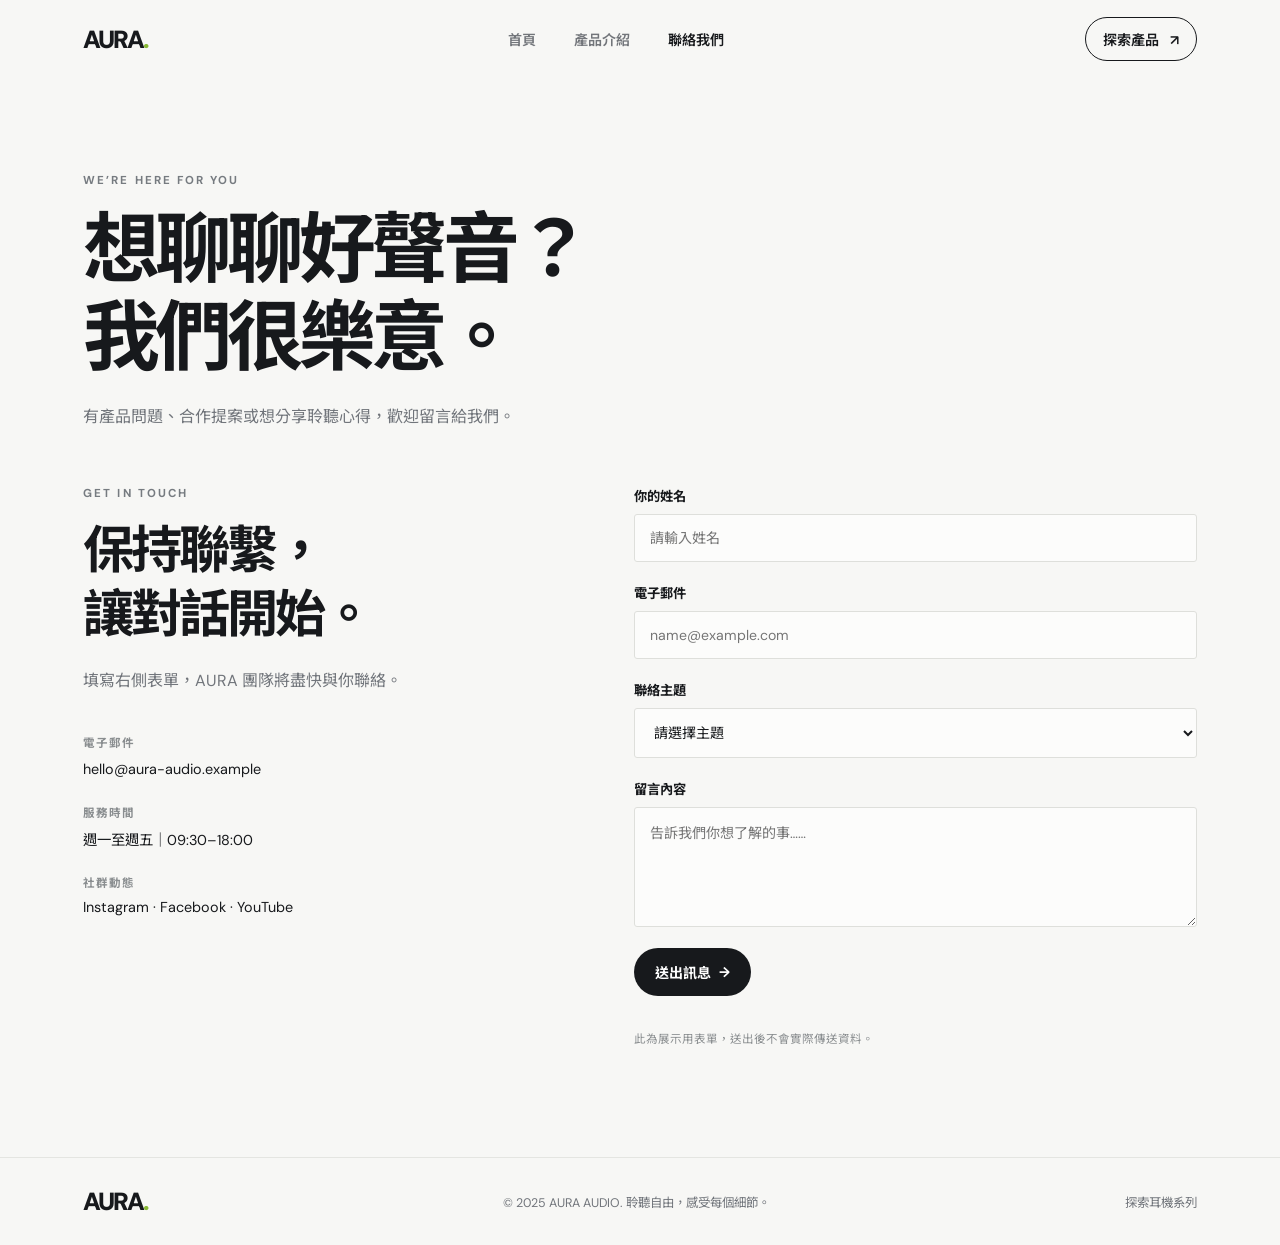
<file: contact.html>
<!DOCTYPE html>
<html lang="zh-Hant">
<head>
  <meta charset="UTF-8">
  <meta name="viewport" content="width=device-width, initial-scale=1.0">
  <meta name="description" content="聯絡 AURA 團隊，讓我們協助你找到理想的耳機。">
  <title>聯絡我們｜AURA 耳機</title>
  <link rel="stylesheet" href="style.css">
  <script src="script.js" defer></script>
</head>
<body>
  <header class="site-header">
    <a class="logo" href="index.html" aria-label="AURA 首頁">AURA<span>.</span></a>
    <nav class="main-nav" aria-label="主要導覽">
      <a href="index.html">首頁</a>
      <a href="products.html">產品介紹</a>
      <a href="contact.html" aria-current="page">聯絡我們</a>
    </nav>
    <a class="header-cta" href="products.html">探索產品 <span aria-hidden="true">↗</span></a>
  </header>

  <main>
    <section class="page-hero content-wrap contact-hero">
      <p class="eyebrow">WE’RE HERE FOR YOU</p>
      <h1>想聊聊好聲音？<br>我們很樂意。</h1>
      <p>有產品問題、合作提案或想分享聆聽心得，歡迎留言給我們。</p>
    </section>

    <section class="contact-layout content-wrap">
      <div class="contact-details">
        <p class="eyebrow">GET IN TOUCH</p>
        <h2>保持聯繫，<br>讓對話開始。</h2>
        <p class="contact-intro">填寫右側表單，AURA 團隊將盡快與你聯絡。</p>

        <div class="contact-detail">
          <span class="detail-label">電子郵件</span>
          <a href="mailto:hello@aura-audio.example">hello@aura-audio.example</a>
        </div>
        <div class="contact-detail">
          <span class="detail-label">服務時間</span>
          <p>週一至週五｜09:30–18:00</p>
        </div>
        <div class="contact-detail">
          <span class="detail-label">社群動態</span>
          <p>Instagram · Facebook · YouTube</p>
        </div>
      </div>

      <form class="contact-form" id="contact-form">
        <label for="name">你的姓名</label>
        <input id="name" name="name" type="text" placeholder="請輸入姓名" autocomplete="name" required>

        <label for="email">電子郵件</label>
        <input id="email" name="email" type="email" placeholder="name@example.com" autocomplete="email" required>

        <label for="topic">聯絡主題</label>
        <select id="topic" name="topic" required>
          <option value="" selected disabled>請選擇主題</option>
          <option value="product">產品諮詢</option>
          <option value="support">售後服務</option>
          <option value="collaboration">合作提案</option>
          <option value="other">其他問題</option>
        </select>

        <label for="message">留言內容</label>
        <textarea id="message" name="message" rows="5" placeholder="告訴我們你想了解的事……" required></textarea>

        <button class="button button-dark" type="submit">送出訊息 <span aria-hidden="true">→</span></button>
        <p class="form-feedback" id="form-feedback" role="status" aria-live="polite"></p>
        <p class="form-note">此為展示用表單，送出後不會實際傳送資料。</p>
      </form>
    </section>
  </main>

  <footer class="site-footer">
    <a class="logo" href="index.html">AURA<span>.</span></a>
    <p>© 2025 AURA AUDIO. 聆聽自由，感受每個細節。</p>
    <a href="products.html">探索耳機系列</a>
  </footer>
</body>
</html>
</file>
<file: style.css>
@import url('https://fonts.googleapis.com/css2?family=DM+Sans:wght@400;500;600;700&family=Noto+Sans+TC:wght@400;500;600;700;900&display=swap');

:root {
  --ink: #17191c;
  --muted: #71757b;
  --paper: #f7f7f5;
  --white: #fff;
  --accent: #c7f36b;
  --line: #e4e5e1;
  --font: "DM Sans", "Noto Sans TC", sans-serif;
}

* {
  box-sizing: border-box;
}

html {
  scroll-behavior: smooth;
}

body {
  margin: 0;
  color: var(--ink);
  background: var(--paper);
  font-family: var(--font);
  -webkit-font-smoothing: antialiased;
}

a {
  color: inherit;
  text-decoration: none;
}

button,
input,
select,
textarea {
  font: inherit;
}

button,
a {
  -webkit-tap-highlight-color: transparent;
}

.site-header {
  min-height: 78px;
  padding: 0 6.5%;
  display: flex;
  align-items: center;
  justify-content: space-between;
  gap: 24px;
  background: var(--paper);
}

.logo {
  font-size: 1.55rem;
  font-weight: 900;
  letter-spacing: -0.08em;
}

.logo span {
  color: #87b833;
}

.main-nav {
  display: flex;
  align-items: center;
  gap: 38px;
}

.main-nav a,
.header-cta {
  font-size: 0.88rem;
  font-weight: 600;
}

.main-nav a {
  color: #72757a;
  transition: color 0.2s ease;
}

.main-nav a:hover,
.main-nav a[aria-current="page"] {
  color: var(--ink);
}

.header-cta {
  border: 1px solid var(--ink);
  border-radius: 999px;
  padding: 11px 17px;
  transition: background 0.2s ease, color 0.2s ease;
}

.header-cta:hover {
  color: var(--white);
  background: var(--ink);
}

.header-cta span,
.button span,
.text-link span {
  margin-left: 8px;
}

.hero-carousel {
  position: relative;
  height: min(690px, 76vw);
  min-height: 520px;
  overflow: hidden;
  color: var(--white);
  background: #222;
}

.hero-slide {
  position: absolute;
  inset: 0;
  display: flex;
  align-items: center;
  padding: 8% 10%;
  opacity: 0;
  visibility: hidden;
  transition: opacity 0.7s ease, visibility 0.7s ease;
}

.hero-slide.is-active {
  opacity: 1;
  visibility: visible;
}

.hero-slide > img {
  position: absolute;
  z-index: 0;
  inset: 0;
  width: 100%;
  height: 100%;
  object-fit: cover;
  object-position: center;
  transform: scale(1.02);
}

.hero-overlay {
  position: absolute;
  z-index: 1;
  inset: 0;
  background: linear-gradient(90deg, rgba(10, 12, 14, 0.78), rgba(10, 12, 14, 0.2) 70%),
    linear-gradient(0deg, rgba(10, 12, 14, 0.25), transparent 35%);
}

.hero-content {
  position: relative;
  z-index: 2;
  max-width: 650px;
}

.eyebrow {
  margin: 0 0 18px;
  color: #767b80;
  font-size: 0.72rem;
  font-weight: 700;
  letter-spacing: 0.18em;
}

.hero-content .eyebrow,
.hero-content h1,
.hero-content h2,
.hero-content .hero-description {
  color: var(--white);
}

.hero-content h1,
.hero-content h2 {
  margin: 0;
  font-size: clamp(2.8rem, 6.4vw, 5.7rem);
  line-height: 1.13;
  letter-spacing: -0.06em;
}

.hero-description {
  margin: 22px 0 30px;
  color: rgba(255, 255, 255, 0.82);
  font-size: 1rem;
}

.button {
  display: inline-flex;
  align-items: center;
  justify-content: center;
  min-height: 48px;
  padding: 0 21px;
  border: 0;
  border-radius: 999px;
  cursor: pointer;
  font-size: 0.88rem;
  font-weight: 700;
  transition: transform 0.2s ease, background 0.2s ease;
}

.button:hover {
  transform: translateY(-2px);
}

.button-light {
  color: var(--ink);
  background: var(--white);
}

.button-light:hover {
  background: var(--accent);
}

.button-dark {
  color: var(--white);
  background: var(--ink);
}

.button-dark:hover {
  background: #393d40;
}

.carousel-controls {
  position: absolute;
  z-index: 3;
  right: 10%;
  bottom: 42px;
  display: flex;
  align-items: center;
  gap: 14px;
}

.carousel-arrow,
.carousel-dot {
  display: inline-flex;
  align-items: center;
  justify-content: center;
  color: var(--white);
  background: transparent;
  cursor: pointer;
}

.carousel-arrow {
  width: 38px;
  height: 38px;
  border: 1px solid rgba(255, 255, 255, 0.55);
  border-radius: 50%;
  font-size: 1rem;
}

.carousel-arrow:hover {
  color: var(--ink);
  background: var(--white);
}

.carousel-dots {
  display: flex;
  gap: 8px;
}

.carousel-dot {
  width: 8px;
  height: 8px;
  padding: 0;
  border: 0;
  border-radius: 50%;
  background: rgba(255, 255, 255, 0.5);
}

.carousel-dot.is-active {
  background: var(--accent);
}

.hero-index {
  position: absolute;
  z-index: 2;
  left: 10%;
  bottom: 51px;
  color: rgba(255, 255, 255, 0.8);
  font-size: 0.75rem;
  letter-spacing: 0.12em;
}

.content-wrap {
  width: min(1120px, 87%);
  margin: 0 auto;
}

.intro-section {
  display: grid;
  grid-template-columns: 1fr 0.7fr;
  gap: 70px;
  align-items: end;
  padding-top: 110px;
  padding-bottom: 110px;
}

.intro-section h2,
.contact-details h2 {
  margin: 0;
  font-size: clamp(2.1rem, 4vw, 3.6rem);
  line-height: 1.25;
  letter-spacing: -0.06em;
}

.intro-copy p {
  margin: 0 0 25px;
  color: var(--muted);
  line-height: 1.9;
}

.text-link {
  display: inline-block;
  padding-bottom: 5px;
  border-bottom: 1px solid var(--ink);
  font-size: 0.9rem;
  font-weight: 700;
}

.feature-strip {
  padding: 58px 0;
  background: #eeefeb;
}

.feature-grid {
  display: grid;
  grid-template-columns: repeat(3, 1fr);
  gap: 45px;
}

.feature-number {
  color: #86ad39;
  font-size: 0.78rem;
  font-weight: 700;
  letter-spacing: 0.1em;
}

.feature-item h3 {
  margin: 17px 0 8px;
  font-size: 1.2rem;
}

.feature-item p {
  margin: 0;
  color: var(--muted);
  font-size: 0.9rem;
}

.promo-banner {
  display: flex;
  align-items: center;
  justify-content: space-between;
  gap: 30px;
  padding-top: 95px;
  padding-bottom: 95px;
}

.promo-banner h2 {
  margin: 0 0 12px;
  font-size: clamp(1.7rem, 3vw, 2.5rem);
  letter-spacing: -0.05em;
}

.promo-banner p:last-child {
  margin: 0;
  color: var(--muted);
}

.site-footer {
  display: flex;
  align-items: center;
  justify-content: space-between;
  gap: 25px;
  padding: 27px 6.5%;
  border-top: 1px solid var(--line);
}

.site-footer p,
.site-footer > a:last-child {
  color: var(--muted);
  font-size: 0.78rem;
}

.site-footer p {
  margin: 0;
}

/* 產品介紹頁 */
.page-hero {
  padding-top: 95px;
  padding-bottom: 65px;
}

.page-hero h1 {
  margin: 0;
  font-size: clamp(2.7rem, 6vw, 5rem);
  line-height: 1.15;
  letter-spacing: -0.065em;
}

.page-hero > p:last-child {
  margin: 20px 0 0;
  color: var(--muted);
  line-height: 1.8;
}

.product-grid {
  display: grid;
  grid-template-columns: repeat(3, 1fr);
  gap: 22px;
  padding-bottom: 60px;
}

.product-card {
  overflow: hidden;
  background: var(--white);
}

.product-image {
  position: relative;
  height: 270px;
  overflow: hidden;
  background: #e9e9e5;
}

.product-image img {
  width: 100%;
  height: 100%;
  object-fit: cover;
  transition: transform 0.5s ease;
}

.product-card:hover .product-image img {
  transform: scale(1.05);
}

.product-tag {
  position: absolute;
  top: 16px;
  left: 16px;
  padding: 7px 11px;
  border-radius: 999px;
  background: var(--accent);
  font-size: 0.7rem;
  font-weight: 700;
}

.product-info {
  padding: 24px 23px 26px;
}

.product-title-row {
  display: flex;
  align-items: flex-start;
  justify-content: space-between;
  gap: 12px;
}

.product-title-row .eyebrow {
  margin-bottom: 8px;
  font-size: 0.62rem;
}

.product-title-row h2 {
  margin: 0;
  font-size: 1.25rem;
  letter-spacing: -0.04em;
}

.product-price {
  padding-top: 17px;
  white-space: nowrap;
  font-size: 0.82rem;
  font-weight: 700;
}

.product-info > p {
  min-height: 54px;
  margin: 16px 0;
  color: var(--muted);
  font-size: 0.86rem;
  line-height: 1.7;
}

.product-specs {
  display: flex;
  flex-wrap: wrap;
  gap: 7px;
  margin: 0 0 22px;
  padding: 0;
  list-style: none;
}

.product-specs li {
  padding: 6px 9px;
  border-radius: 999px;
  background: #f1f2ef;
  color: #5f6468;
  font-size: 0.68rem;
}

.product-info .button {
  width: 100%;
}

.product-note {
  padding-top: 15px;
  padding-bottom: 90px;
  text-align: center;
}

.product-note p {
  margin: 0 0 12px;
  color: var(--muted);
}

/* 聯絡我們頁 */
.contact-hero {
  padding-bottom: 55px;
}

.contact-layout {
  display: grid;
  grid-template-columns: 0.8fr 1fr;
  gap: 100px;
  padding-bottom: 110px;
}

.contact-details h2 {
  font-size: clamp(2rem, 4vw, 3.3rem);
}

.contact-intro {
  max-width: 350px;
  margin: 20px 0 38px;
  color: var(--muted);
  line-height: 1.8;
}

.contact-detail {
  margin-top: 25px;
}

.detail-label {
  display: block;
  margin-bottom: 7px;
  color: #8a8e90;
  font-size: 0.72rem;
  font-weight: 700;
  letter-spacing: 0.08em;
}

.contact-detail a,
.contact-detail p {
  margin: 0;
  font-size: 0.9rem;
}

.contact-form {
  display: flex;
  flex-direction: column;
  align-items: flex-start;
}

.contact-form label {
  margin: 0 0 9px;
  font-size: 0.83rem;
  font-weight: 700;
}

.contact-form input,
.contact-form select,
.contact-form textarea {
  width: 100%;
  margin-bottom: 21px;
  padding: 14px 15px;
  border: 1px solid #dedfdb;
  border-radius: 3px;
  outline: none;
  color: var(--ink);
  background: rgba(255, 255, 255, 0.65);
  font-size: 0.88rem;
}

.contact-form input:focus,
.contact-form select:focus,
.contact-form textarea:focus {
  border-color: #8dbb3b;
  box-shadow: 0 0 0 3px rgba(141, 187, 59, 0.13);
}

.contact-form textarea {
  resize: vertical;
}

.form-feedback {
  min-height: 1.4em;
  margin: 13px 0 0;
  color: #527a16;
  font-size: 0.85rem;
  font-weight: 700;
}

.form-note {
  margin: 2px 0 0;
  color: #8a8e90;
  font-size: 0.72rem;
}

/* 優惠彈窗 */
.promo-modal {
  position: fixed;
  z-index: 20;
  inset: 0;
  display: grid;
  place-items: center;
  padding: 20px;
  background: rgba(13, 15, 16, 0.62);
}

.promo-modal[hidden] {
  display: none;
}

.modal-card {
  position: relative;
  width: min(440px, 100%);
  padding: 42px;
  background: var(--paper);
  text-align: center;
  box-shadow: 0 20px 70px rgba(0, 0, 0, 0.2);
}

.modal-close {
  position: absolute;
  top: 12px;
  right: 15px;
  width: 36px;
  height: 36px;
  border: 0;
  border-radius: 50%;
  background: transparent;
  cursor: pointer;
  font-size: 1.5rem;
}

.modal-card h2 {
  margin: 0;
  font-size: 2rem;
  letter-spacing: -0.05em;
}

.modal-card > p:not(.eyebrow) {
  color: var(--muted);
  line-height: 1.8;
}

.promo-code {
  display: inline-block;
  margin: 8px 0 20px;
  padding: 12px 20px;
  border: 1px dashed #88ad43;
  background: #f0f5e8;
  font-size: 1.15rem;
  font-weight: 700;
  letter-spacing: 0.12em;
}

@media (max-width: 800px) {
  .site-header {
    min-height: 70px;
    padding: 0 5%;
  }

  .main-nav {
    gap: 18px;
  }

  .header-cta {
    display: none;
  }

  .hero-carousel {
    min-height: 500px;
  }

  .intro-section {
    grid-template-columns: 1fr 0.85fr;
    gap: 35px;
    padding-top: 80px;
    padding-bottom: 80px;
  }

  .product-grid {
    grid-template-columns: repeat(2, 1fr);
  }

  .contact-layout {
    gap: 45px;
  }
}

@media (max-width: 560px) {
  .site-header {
    flex-wrap: wrap;
    justify-content: center;
    gap: 8px 20px;
    padding: 14px 5%;
  }

  .logo {
    margin-right: auto;
  }

  .main-nav {
    width: 100%;
    justify-content: space-between;
    gap: 10px;
    padding-top: 7px;
  }

  .main-nav a {
    font-size: 0.8rem;
  }

  .hero-carousel {
    height: 620px;
    min-height: 0;
  }

  .hero-slide {
    padding: 10% 7%;
  }

  .hero-content h1,
  .hero-content h2 {
    font-size: clamp(2.7rem, 13vw, 4rem);
  }

  .hero-description {
    max-width: 290px;
    line-height: 1.7;
  }

  .carousel-controls {
    right: 7%;
    bottom: 31px;
  }

  .hero-index {
    left: 7%;
    bottom: 42px;
  }

  .intro-section {
    grid-template-columns: 1fr;
    gap: 22px;
    padding-top: 65px;
    padding-bottom: 65px;
  }

  .feature-strip {
    padding: 40px 0;
  }

  .feature-grid,
  .product-grid,
  .contact-layout {
    grid-template-columns: 1fr;
  }

  .feature-grid {
    gap: 30px;
  }

  .promo-banner {
    align-items: flex-start;
    flex-direction: column;
    padding-top: 65px;
    padding-bottom: 65px;
  }

  .site-footer {
    align-items: flex-start;
    flex-direction: column;
    gap: 12px;
    padding: 25px 6.5%;
  }

  .site-footer p {
    line-height: 1.6;
  }

  .page-hero {
    padding-top: 65px;
    padding-bottom: 45px;
  }

  .product-grid {
    gap: 18px;
  }

  .product-image {
    height: 250px;
  }

  .product-note {
    padding-bottom: 65px;
  }

  .contact-layout {
    gap: 45px;
    padding-bottom: 70px;
  }

  .modal-card {
    padding: 38px 24px;
  }
}

@media (prefers-reduced-motion: reduce) {
  *,
  *::before,
  *::after {
    scroll-behavior: auto !important;
    transition-duration: 0.01ms !important;
  }
}
</file>
